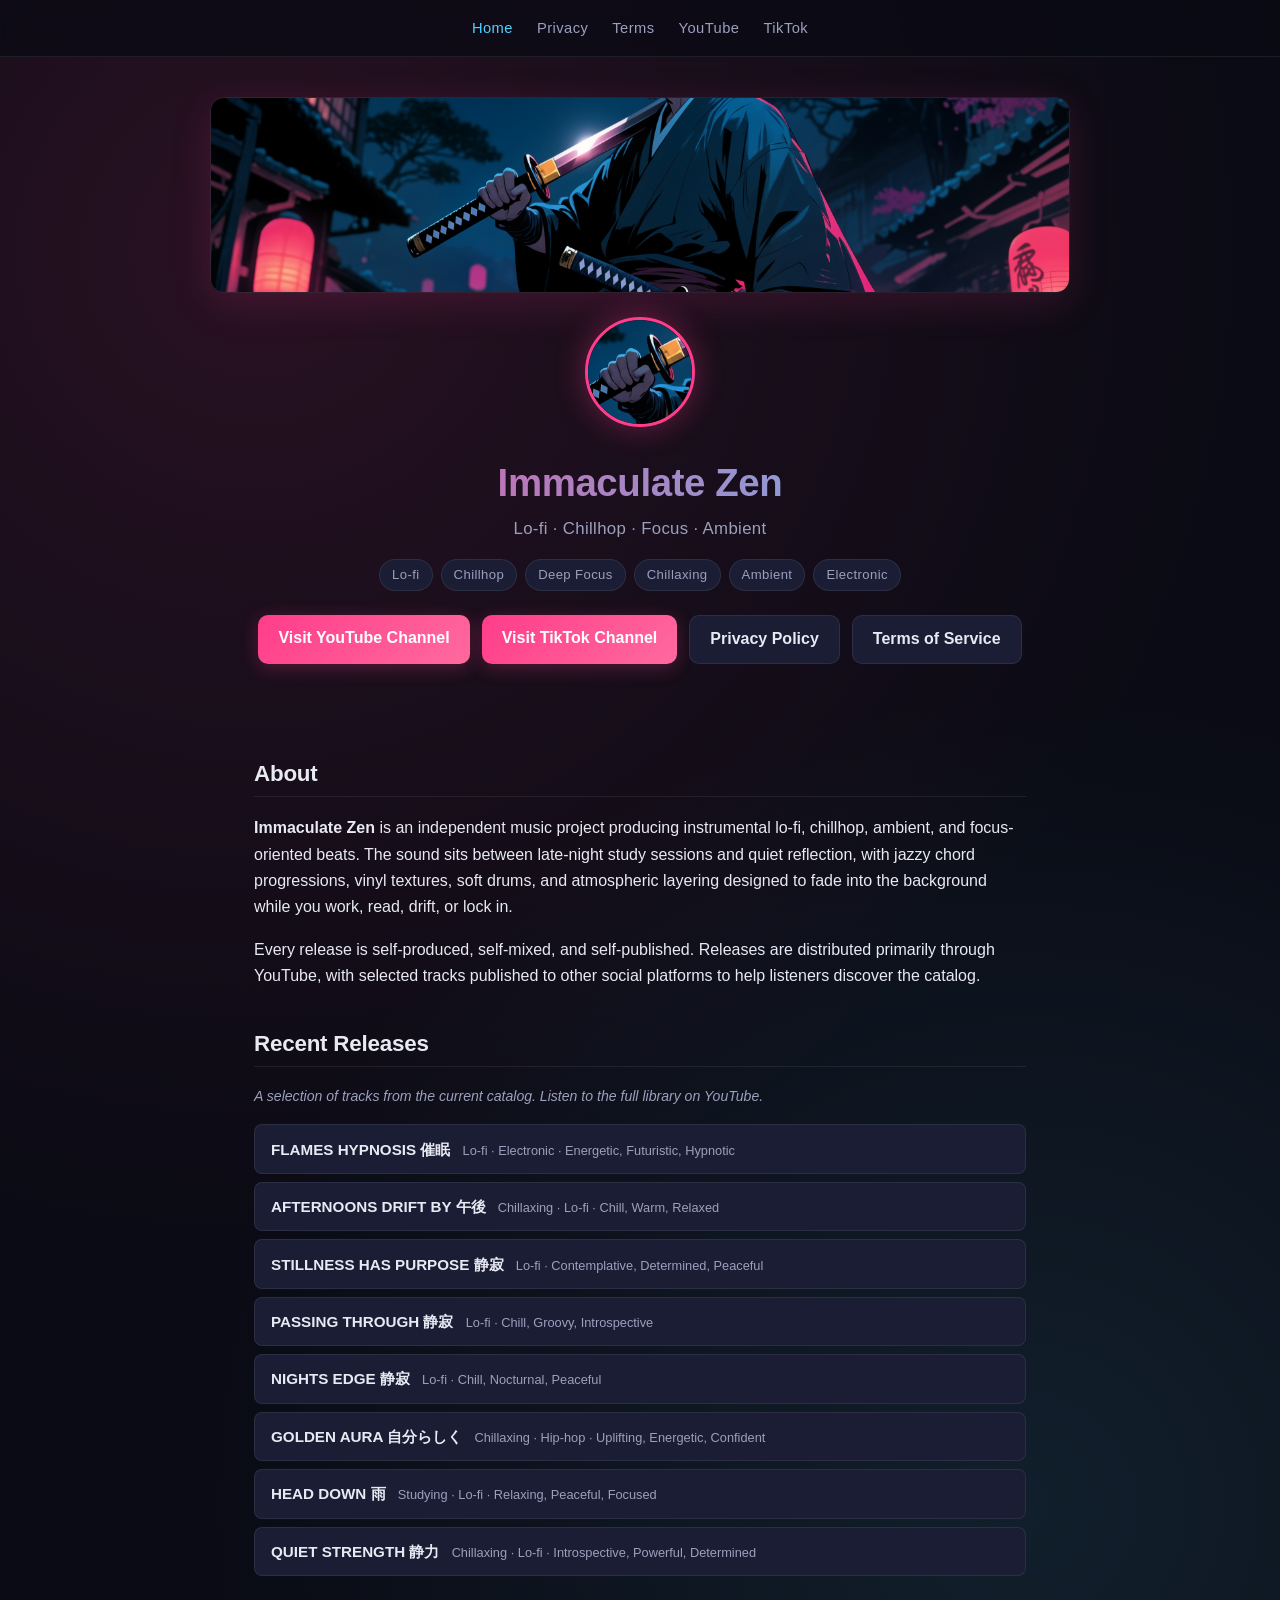
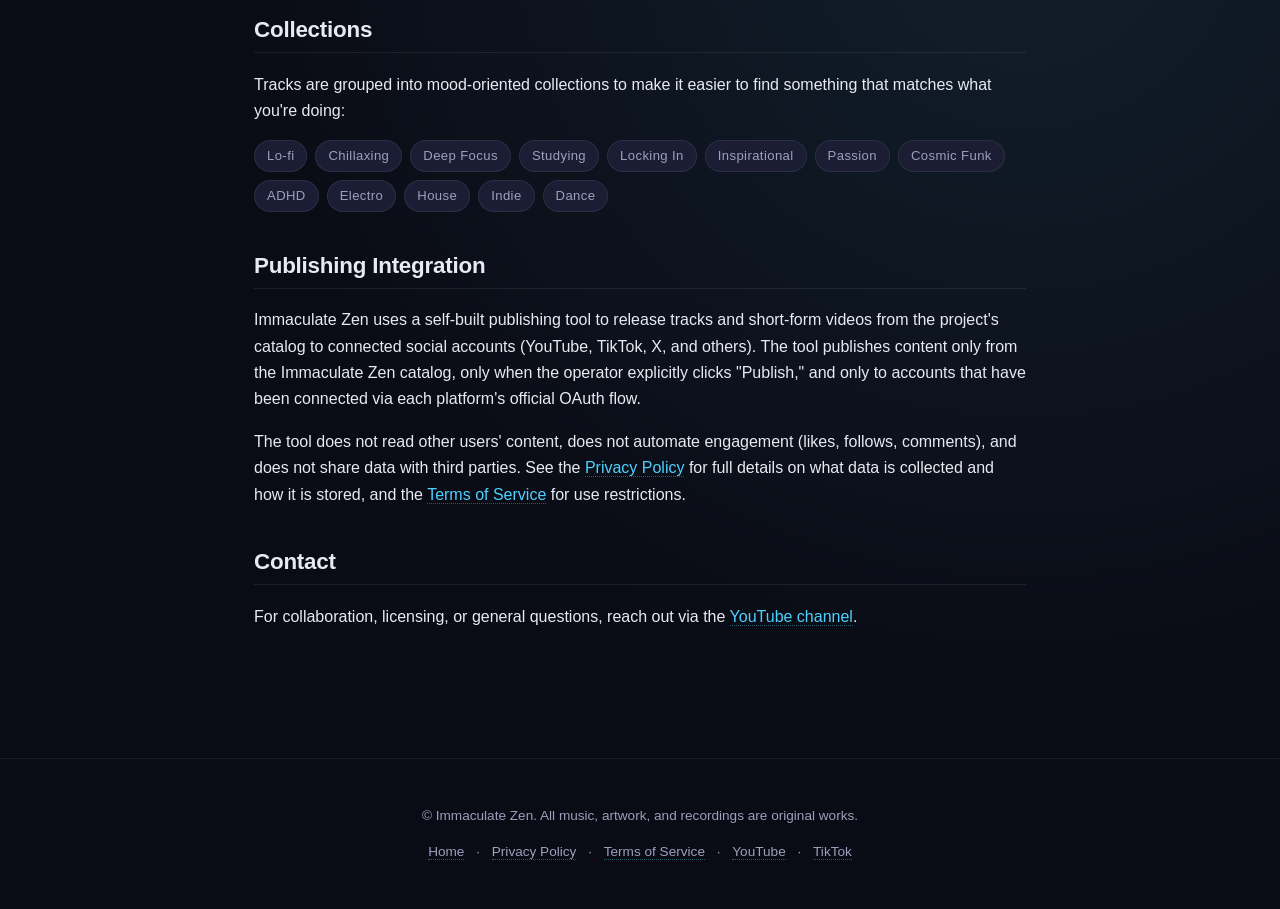
<file: index.html>
<!doctype html>
<html lang="en">
	<head>
		<meta charset="UTF-8" />
		<meta name="viewport" content="width=device-width, initial-scale=1.0" />
		<title>Immaculate Zen - Lo-fi, Chill & Focus Music</title>
		<meta
			name="description"
			content="Immaculate Zen is an independent music project creating lo-fi, chillhop, ambient, and focus-oriented instrumentals. Browse releases and follow on YouTube."
		/>
		<meta property="og:title" content="Immaculate Zen - Lo-fi, Chill & Focus Music" />
		<meta
			property="og:description"
			content="Independent lo-fi and ambient music project. Beats to study, focus, and drift to."
		/>
		<meta property="og:image" content="images/banner.png" />
		<meta property="og:type" content="website" />
		<link rel="icon" type="image/png" href="images/profile.png" />
		<link rel="stylesheet" href="styles.css" />
	</head>
	<body>
		<nav class="topnav">
			<a href="/" class="active">Home</a>
			<a href="/privacy/">Privacy</a>
			<a href="/terms/">Terms</a>
			<a href="https://www.youtube.com/@ImmaculateZen" target="_blank" rel="noopener">YouTube</a>
			<a href="https://www.tiktok.com/@immaculate_zen" target="_blank" rel="noopener">TikTok</a>
		</nav>

		<header class="site-header">
			<img src="images/banner.png" alt="Immaculate Zen banner" class="banner" />
			<img src="images/profile.png" alt="Immaculate Zen profile" class="avatar" />
			<h1>Immaculate Zen</h1>
			<p class="tagline">Lo-fi · Chillhop · Focus · Ambient</p>
			<div class="badges">
				<span class="badge">Lo-fi</span>
				<span class="badge">Chillhop</span>
				<span class="badge">Deep Focus</span>
				<span class="badge">Chillaxing</span>
				<span class="badge">Ambient</span>
				<span class="badge">Electronic</span>
			</div>
			<div class="links">
				<a class="button" href="https://www.youtube.com/@ImmaculateZen" target="_blank" rel="noopener"
					>Visit YouTube Channel</a
				>
				<a class="button" href="https://www.tiktok.com/@immaculate_zen" target="_blank" rel="noopener"
					>Visit TikTok Channel</a
				>
				<a class="button secondary" href="/privacy/">Privacy Policy</a>
				<a class="button secondary" href="/terms/">Terms of Service</a>
			</div>
		</header>

		<main class="container">
			<section>
				<h2>About</h2>
				<p>
					<strong>Immaculate Zen</strong> is an independent music project producing instrumental
					lo-fi, chillhop, ambient, and focus-oriented beats. The sound sits between late-night
					study sessions and quiet reflection, with jazzy chord progressions, vinyl textures, soft
					drums, and atmospheric layering designed to fade into the background while you work,
					read, drift, or lock in.
				</p>
				<p>
					Every release is self-produced, self-mixed, and self-published. Releases are distributed
					primarily through YouTube, with selected tracks published to other social platforms to
					help listeners discover the catalog.
				</p>
			</section>

			<section>
				<h2>Recent Releases</h2>
				<p class="meta">
					A selection of tracks from the current catalog. Listen to the full library on YouTube.
				</p>
				<ul class="track-list">
					<li>
						<strong>FLAMES HYPNOSIS 催眠</strong>
						<span class="tag">Lo-fi · Electronic · Energetic, Futuristic, Hypnotic</span>
					</li>
					<li>
						<strong>AFTERNOONS DRIFT BY 午後</strong>
						<span class="tag">Chillaxing · Lo-fi · Chill, Warm, Relaxed</span>
					</li>
					<li>
						<strong>STILLNESS HAS PURPOSE 静寂</strong>
						<span class="tag">Lo-fi · Contemplative, Determined, Peaceful</span>
					</li>
					<li>
						<strong>PASSING THROUGH 静寂</strong>
						<span class="tag">Lo-fi · Chill, Groovy, Introspective</span>
					</li>
					<li>
						<strong>NIGHTS EDGE 静寂</strong>
						<span class="tag">Lo-fi · Chill, Nocturnal, Peaceful</span>
					</li>
					<li>
						<strong>GOLDEN AURA 自分らしく</strong>
						<span class="tag">Chillaxing · Hip-hop · Uplifting, Energetic, Confident</span>
					</li>
					<li>
						<strong>HEAD DOWN 雨</strong>
						<span class="tag">Studying · Lo-fi · Relaxing, Peaceful, Focused</span>
					</li>
					<li>
						<strong>QUIET STRENGTH 静力</strong>
						<span class="tag">Chillaxing · Lo-fi · Introspective, Powerful, Determined</span>
					</li>
				</ul>
			</section>

			<section>
				<h2>Collections</h2>
				<p>
					Tracks are grouped into mood-oriented collections to make it easier to find something
					that matches what you're doing:
				</p>
				<div class="badges" style="justify-content: flex-start">
					<span class="badge">Lo-fi</span>
					<span class="badge">Chillaxing</span>
					<span class="badge">Deep Focus</span>
					<span class="badge">Studying</span>
					<span class="badge">Locking In</span>
					<span class="badge">Inspirational</span>
					<span class="badge">Passion</span>
					<span class="badge">Cosmic Funk</span>
					<span class="badge">ADHD</span>
					<span class="badge">Electro</span>
					<span class="badge">House</span>
					<span class="badge">Indie</span>
					<span class="badge">Dance</span>
				</div>
			</section>

			<section>
				<h2>Publishing Integration</h2>
				<p>
					Immaculate Zen uses a self-built publishing tool to release tracks and short-form videos
					from the project's catalog to connected social accounts (YouTube, TikTok, X, and
					others). The tool publishes content only from the Immaculate Zen catalog, only when the
					operator explicitly clicks "Publish," and only to accounts that have been connected via
					each platform's official OAuth flow.
				</p>
				<p>
					The tool does not read other users' content, does not automate engagement (likes,
					follows, comments), and does not share data with third parties. See the
					<a href="/privacy/">Privacy Policy</a> for full details on what data is collected and
					how it is stored, and the <a href="/terms/">Terms of Service</a> for use
					restrictions.
				</p>
			</section>

			<section>
				<h2>Contact</h2>
				<p>
					For collaboration, licensing, or general questions, reach out via the
					<a href="https://www.youtube.com/@ImmaculateZen" target="_blank" rel="noopener"
						>YouTube channel</a
					>.
				</p>
			</section>
		</main>

		<footer class="site-footer">
			<p>© Immaculate Zen. All music, artwork, and recordings are original works.</p>
			<p>
				<a href="/">Home</a> ·
				<a href="/privacy/">Privacy Policy</a> ·
				<a href="/terms/">Terms of Service</a> ·
				<a href="https://www.youtube.com/@ImmaculateZen" target="_blank" rel="noopener">YouTube</a> ·
				<a href="https://www.tiktok.com/@immaculate_zen" target="_blank" rel="noopener">TikTok</a>
			</p>
		</footer>
	</body>
</html>
</file>
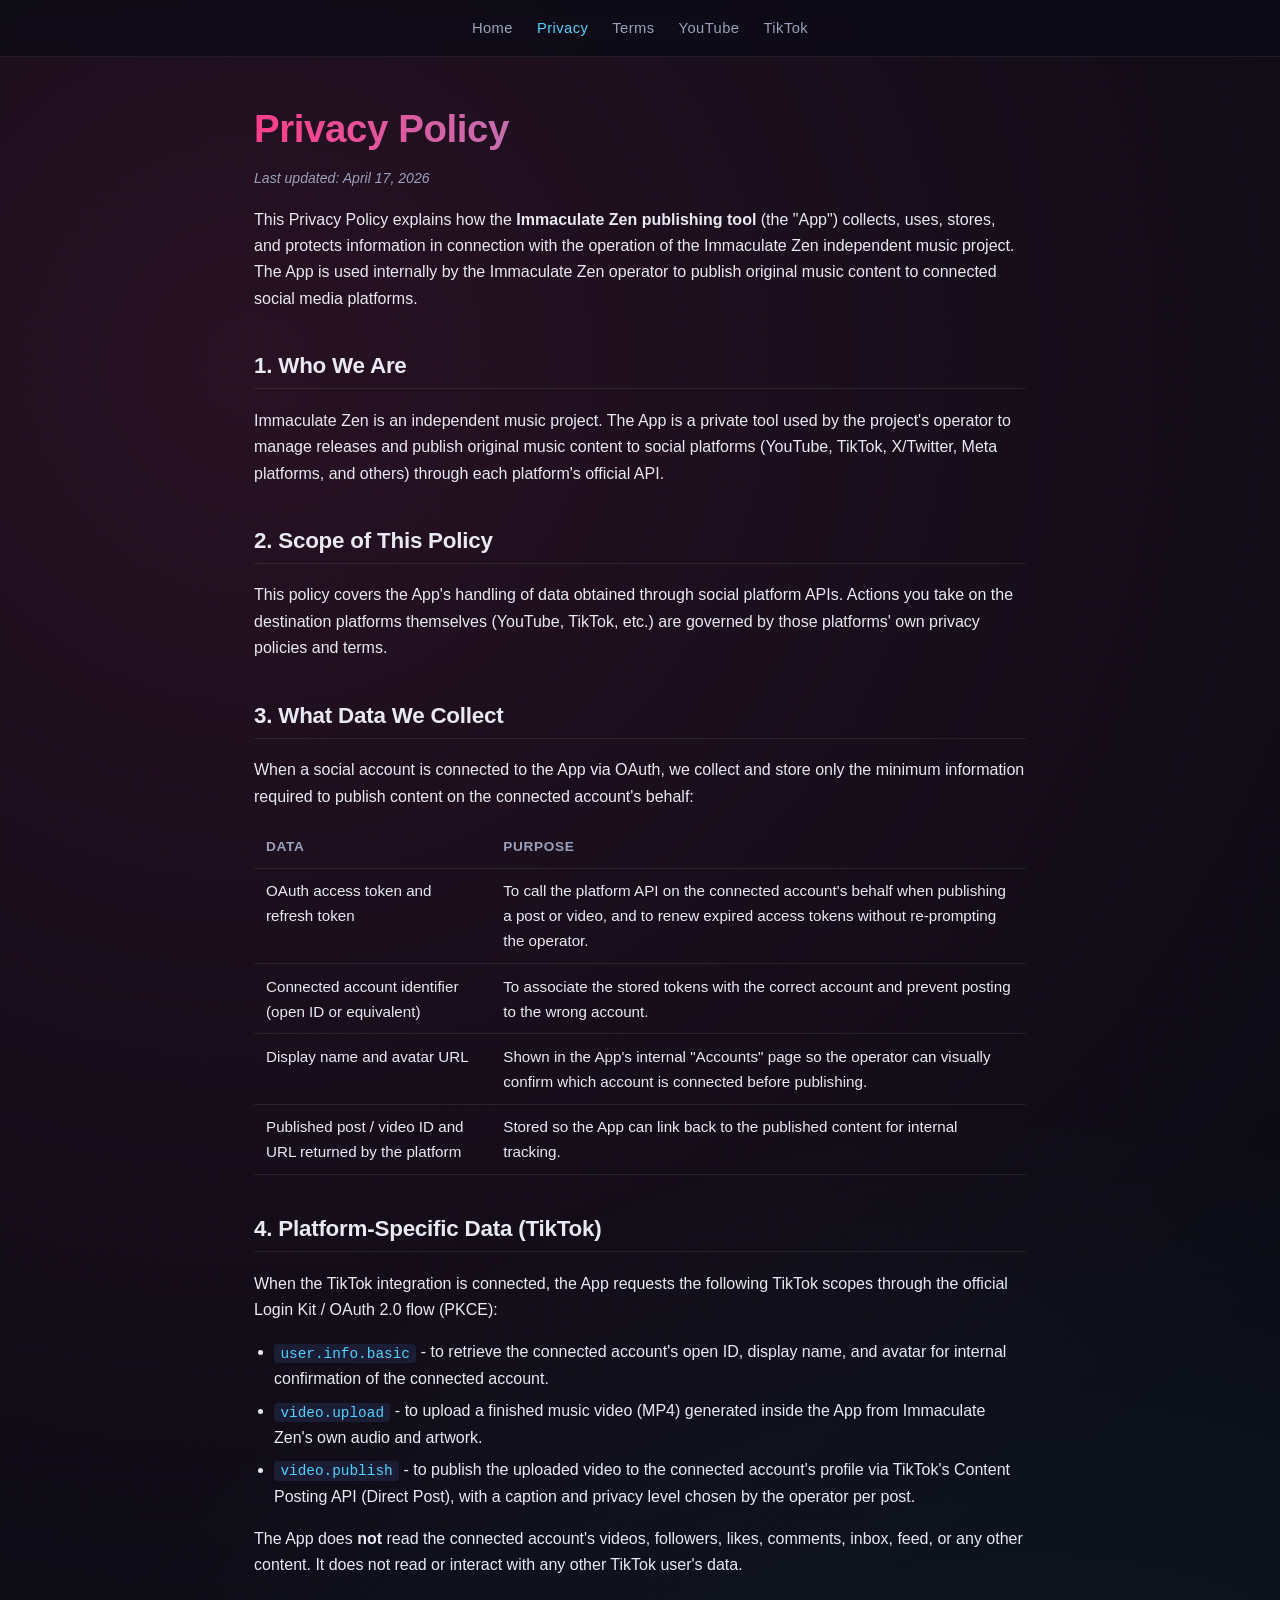
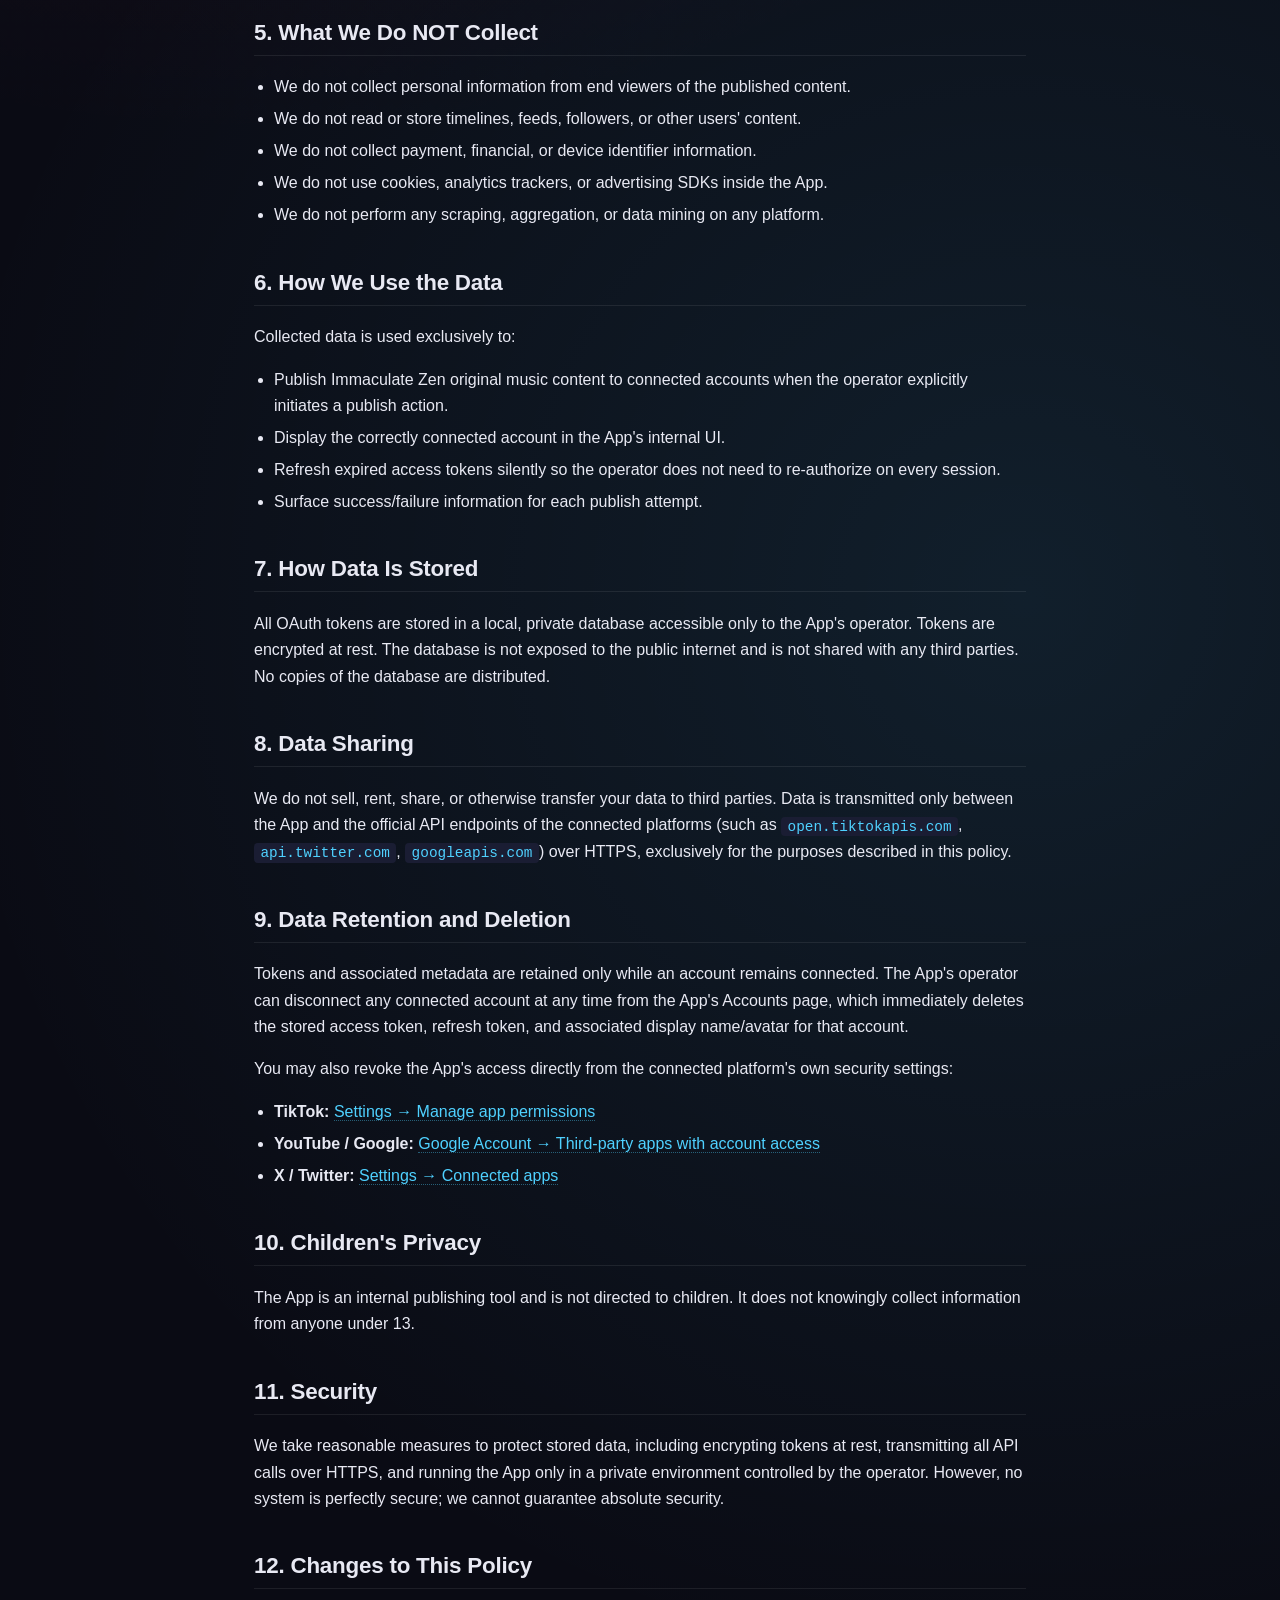
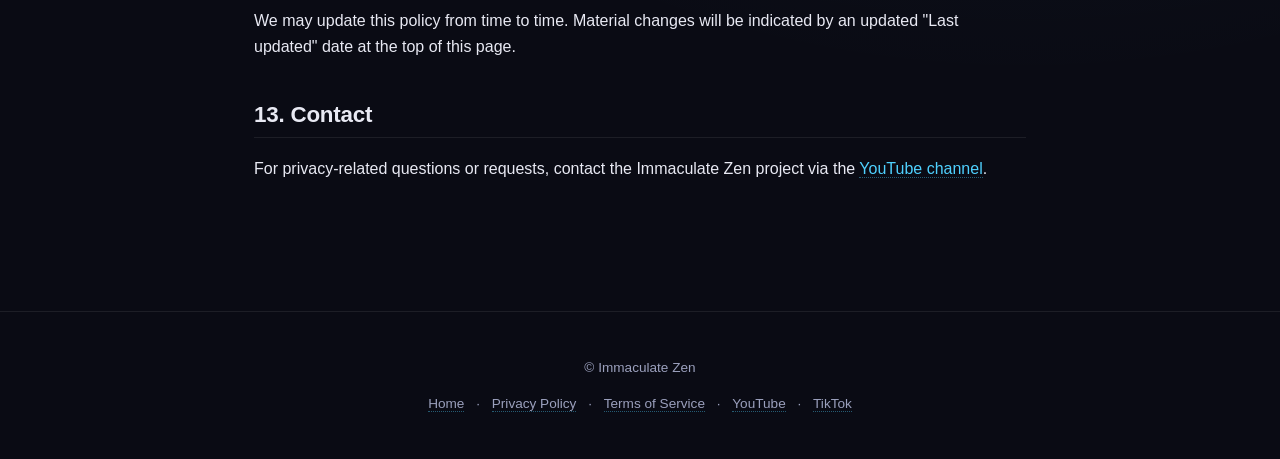
<file: privacy/index.html>
<!doctype html>
<html lang="en">
	<head>
		<meta charset="UTF-8" />
		<meta name="viewport" content="width=device-width, initial-scale=1.0" />
		<title>Privacy Policy - Immaculate Zen</title>
		<meta
			name="description"
			content="Privacy Policy for the Immaculate Zen publishing tool, detailing what data is collected, how it is used, and how to revoke access."
		/>
		<link rel="icon" type="image/png" href="../images/profile.png" />
		<link rel="stylesheet" href="../styles.css" />
	</head>
	<body>
		<nav class="topnav">
			<a href="/">Home</a>
			<a href="/privacy/" class="active">Privacy</a>
			<a href="/terms/">Terms</a>
			<a href="https://www.youtube.com/@ImmaculateZen" target="_blank" rel="noopener">YouTube</a>
			<a href="https://www.tiktok.com/@immaculate_zen" target="_blank" rel="noopener">TikTok</a>
		</nav>

		<main class="container">
			<h1>Privacy Policy</h1>
			<p class="meta">Last updated: April 17, 2026</p>

			<p>
				This Privacy Policy explains how the <strong>Immaculate Zen publishing tool</strong> (the
				"App") collects, uses, stores, and protects information in connection with the operation
				of the Immaculate Zen independent music project. The App is used internally by the
				Immaculate Zen operator to publish original music content to connected social media
				platforms.
			</p>

			<h2>1. Who We Are</h2>
			<p>
				Immaculate Zen is an independent music project. The App is a private tool used by the
				project's operator to manage releases and publish original music content to social
				platforms (YouTube, TikTok, X/Twitter, Meta platforms, and others) through each
				platform's official API.
			</p>

			<h2>2. Scope of This Policy</h2>
			<p>
				This policy covers the App's handling of data obtained through social platform APIs.
				Actions you take on the destination platforms themselves (YouTube, TikTok, etc.) are
				governed by those platforms' own privacy policies and terms.
			</p>

			<h2>3. What Data We Collect</h2>
			<p>
				When a social account is connected to the App via OAuth, we collect and store only the
				minimum information required to publish content on the connected account's behalf:
			</p>
			<table>
				<thead>
					<tr>
						<th>Data</th>
						<th>Purpose</th>
					</tr>
				</thead>
				<tbody>
					<tr>
						<td>OAuth access token and refresh token</td>
						<td>
							To call the platform API on the connected account's behalf when publishing a post
							or video, and to renew expired access tokens without re-prompting the operator.
						</td>
					</tr>
					<tr>
						<td>Connected account identifier (open ID or equivalent)</td>
						<td>
							To associate the stored tokens with the correct account and prevent posting to the
							wrong account.
						</td>
					</tr>
					<tr>
						<td>Display name and avatar URL</td>
						<td>
							Shown in the App's internal "Accounts" page so the operator can visually confirm
							which account is connected before publishing.
						</td>
					</tr>
					<tr>
						<td>Published post / video ID and URL returned by the platform</td>
						<td>
							Stored so the App can link back to the published content for internal tracking.
						</td>
					</tr>
				</tbody>
			</table>

			<h2>4. Platform-Specific Data (TikTok)</h2>
			<p>
				When the TikTok integration is connected, the App requests the following TikTok scopes
				through the official Login Kit / OAuth 2.0 flow (PKCE):
			</p>
			<ul>
				<li>
					<code>user.info.basic</code> - to retrieve the connected account's open ID, display
					name, and avatar for internal confirmation of the connected account.
				</li>
				<li>
					<code>video.upload</code> - to upload a finished music video (MP4) generated inside the
					App from Immaculate Zen's own audio and artwork.
				</li>
				<li>
					<code>video.publish</code> - to publish the uploaded video to the connected account's
					profile via TikTok's Content Posting API (Direct Post), with a caption and privacy
					level chosen by the operator per post.
				</li>
			</ul>
			<p>
				The App does <strong>not</strong> read the connected account's videos, followers, likes,
				comments, inbox, feed, or any other content. It does not read or interact with any other
				TikTok user's data.
			</p>

			<h2>5. What We Do NOT Collect</h2>
			<ul>
				<li>We do not collect personal information from end viewers of the published content.</li>
				<li>We do not read or store timelines, feeds, followers, or other users' content.</li>
				<li>We do not collect payment, financial, or device identifier information.</li>
				<li>We do not use cookies, analytics trackers, or advertising SDKs inside the App.</li>
				<li>We do not perform any scraping, aggregation, or data mining on any platform.</li>
			</ul>

			<h2>6. How We Use the Data</h2>
			<p>Collected data is used exclusively to:</p>
			<ul>
				<li>
					Publish Immaculate Zen original music content to connected accounts when the operator
					explicitly initiates a publish action.
				</li>
				<li>Display the correctly connected account in the App's internal UI.</li>
				<li>
					Refresh expired access tokens silently so the operator does not need to re-authorize on
					every session.
				</li>
				<li>Surface success/failure information for each publish attempt.</li>
			</ul>

			<h2>7. How Data Is Stored</h2>
			<p>
				All OAuth tokens are stored in a local, private database accessible only to the App's
				operator. Tokens are encrypted at rest. The database is not exposed to the public
				internet and is not shared with any third parties. No copies of the database are
				distributed.
			</p>

			<h2>8. Data Sharing</h2>
			<p>
				We do not sell, rent, share, or otherwise transfer your data to third parties. Data is
				transmitted only between the App and the official API endpoints of the connected
				platforms (such as <code>open.tiktokapis.com</code>, <code>api.twitter.com</code>,
				<code>googleapis.com</code>) over HTTPS, exclusively for the purposes described in this
				policy.
			</p>

			<h2>9. Data Retention and Deletion</h2>
			<p>
				Tokens and associated metadata are retained only while an account remains connected. The
				App's operator can disconnect any connected account at any time from the App's Accounts
				page, which immediately deletes the stored access token, refresh token, and associated
				display name/avatar for that account.
			</p>
			<p>
				You may also revoke the App's access directly from the connected platform's own security
				settings:
			</p>
			<ul>
				<li>
					<strong>TikTok:</strong>
					<a
						href="https://www.tiktok.com/setting/manage-apps"
						target="_blank"
						rel="noopener"
						>Settings → Manage app permissions</a
					>
				</li>
				<li>
					<strong>YouTube / Google:</strong>
					<a
						href="https://myaccount.google.com/permissions"
						target="_blank"
						rel="noopener"
						>Google Account → Third-party apps with account access</a
					>
				</li>
				<li>
					<strong>X / Twitter:</strong>
					<a
						href="https://x.com/settings/connected_apps"
						target="_blank"
						rel="noopener"
						>Settings → Connected apps</a
					>
				</li>
			</ul>

			<h2>10. Children's Privacy</h2>
			<p>
				The App is an internal publishing tool and is not directed to children. It does not
				knowingly collect information from anyone under 13.
			</p>

			<h2>11. Security</h2>
			<p>
				We take reasonable measures to protect stored data, including encrypting tokens at rest,
				transmitting all API calls over HTTPS, and running the App only in a private environment
				controlled by the operator. However, no system is perfectly secure; we cannot guarantee
				absolute security.
			</p>

			<h2>12. Changes to This Policy</h2>
			<p>
				We may update this policy from time to time. Material changes will be indicated by an
				updated "Last updated" date at the top of this page.
			</p>

			<h2>13. Contact</h2>
			<p>
				For privacy-related questions or requests, contact the Immaculate Zen project via the
				<a href="https://www.youtube.com/@ImmaculateZen" target="_blank" rel="noopener"
					>YouTube channel</a
				>.
			</p>
		</main>

		<footer class="site-footer">
			<p>© Immaculate Zen</p>
			<p>
				<a href="/">Home</a> ·
				<a href="/privacy/">Privacy Policy</a> ·
				<a href="/terms/">Terms of Service</a> ·
				<a href="https://www.youtube.com/@ImmaculateZen" target="_blank" rel="noopener">YouTube</a> ·
				<a href="https://www.tiktok.com/@immaculate_zen" target="_blank" rel="noopener">TikTok</a>
			</p>
		</footer>
	</body>
</html>
</file>
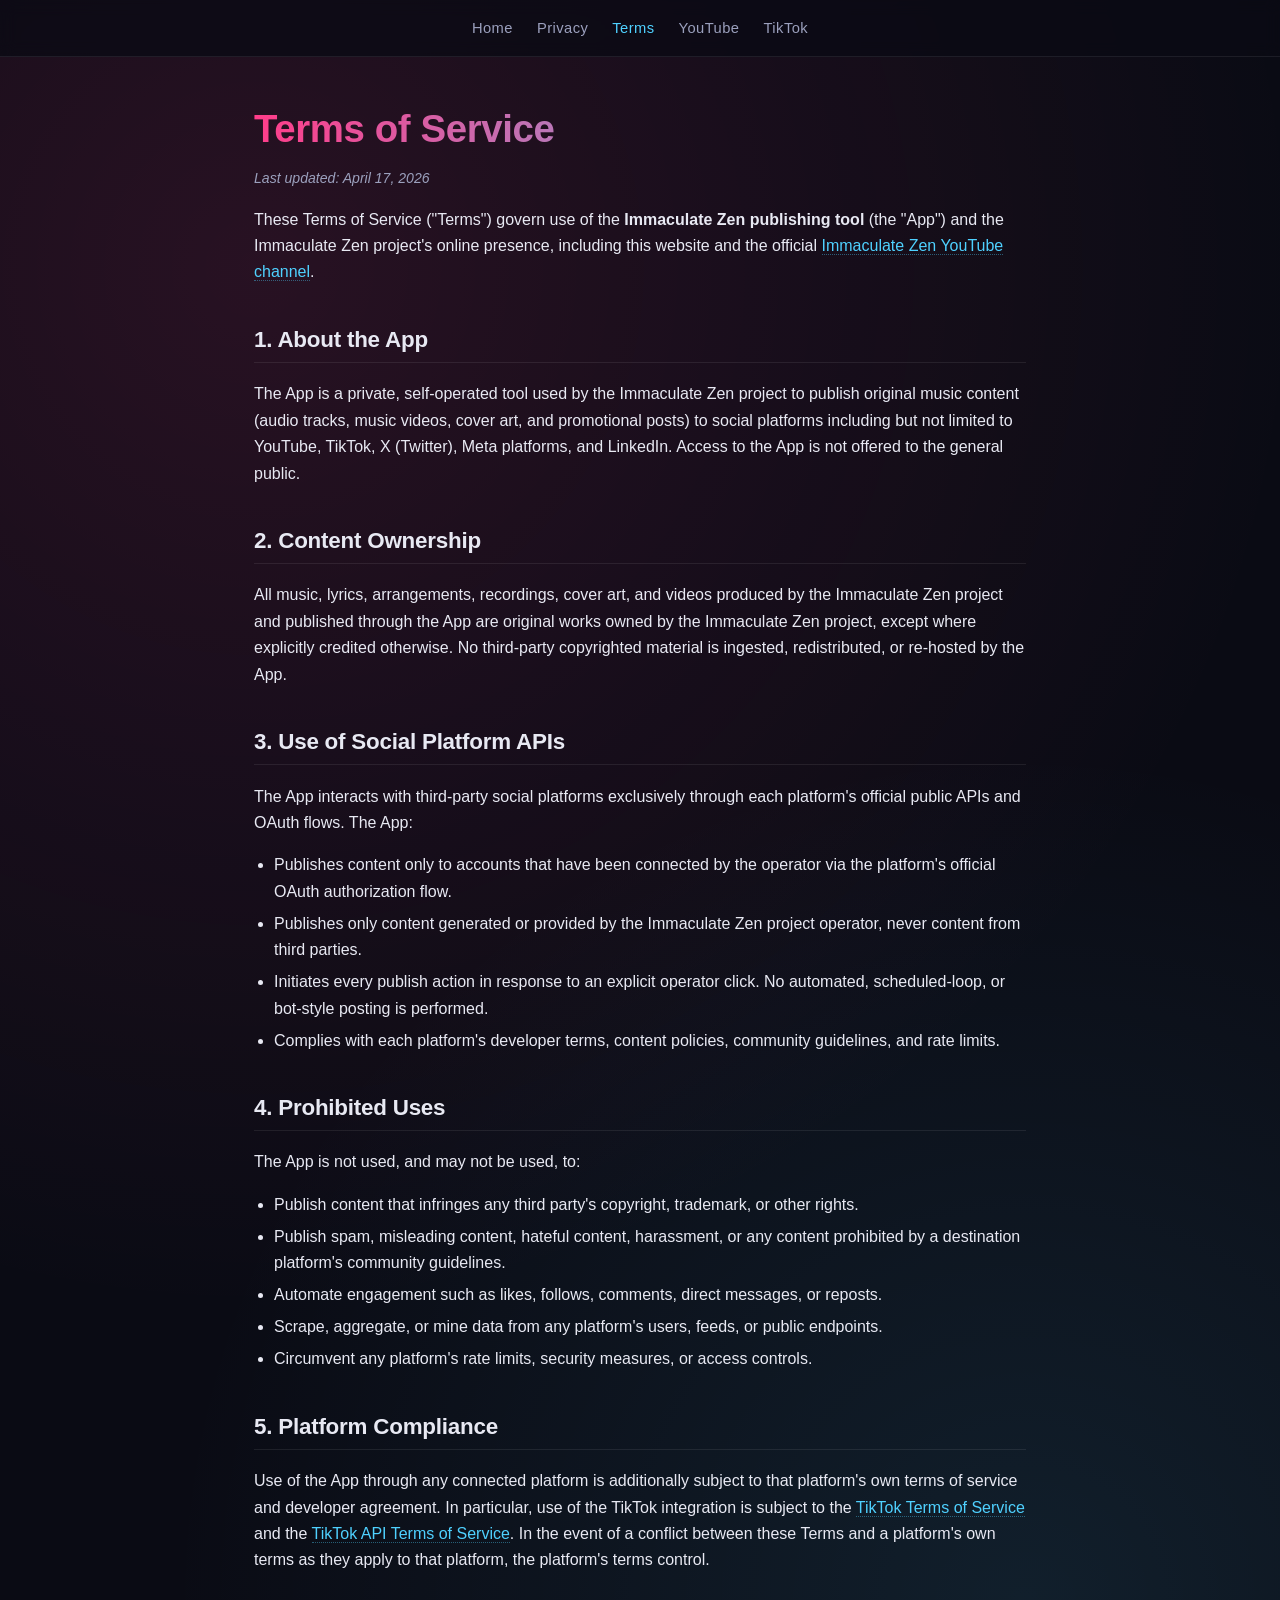
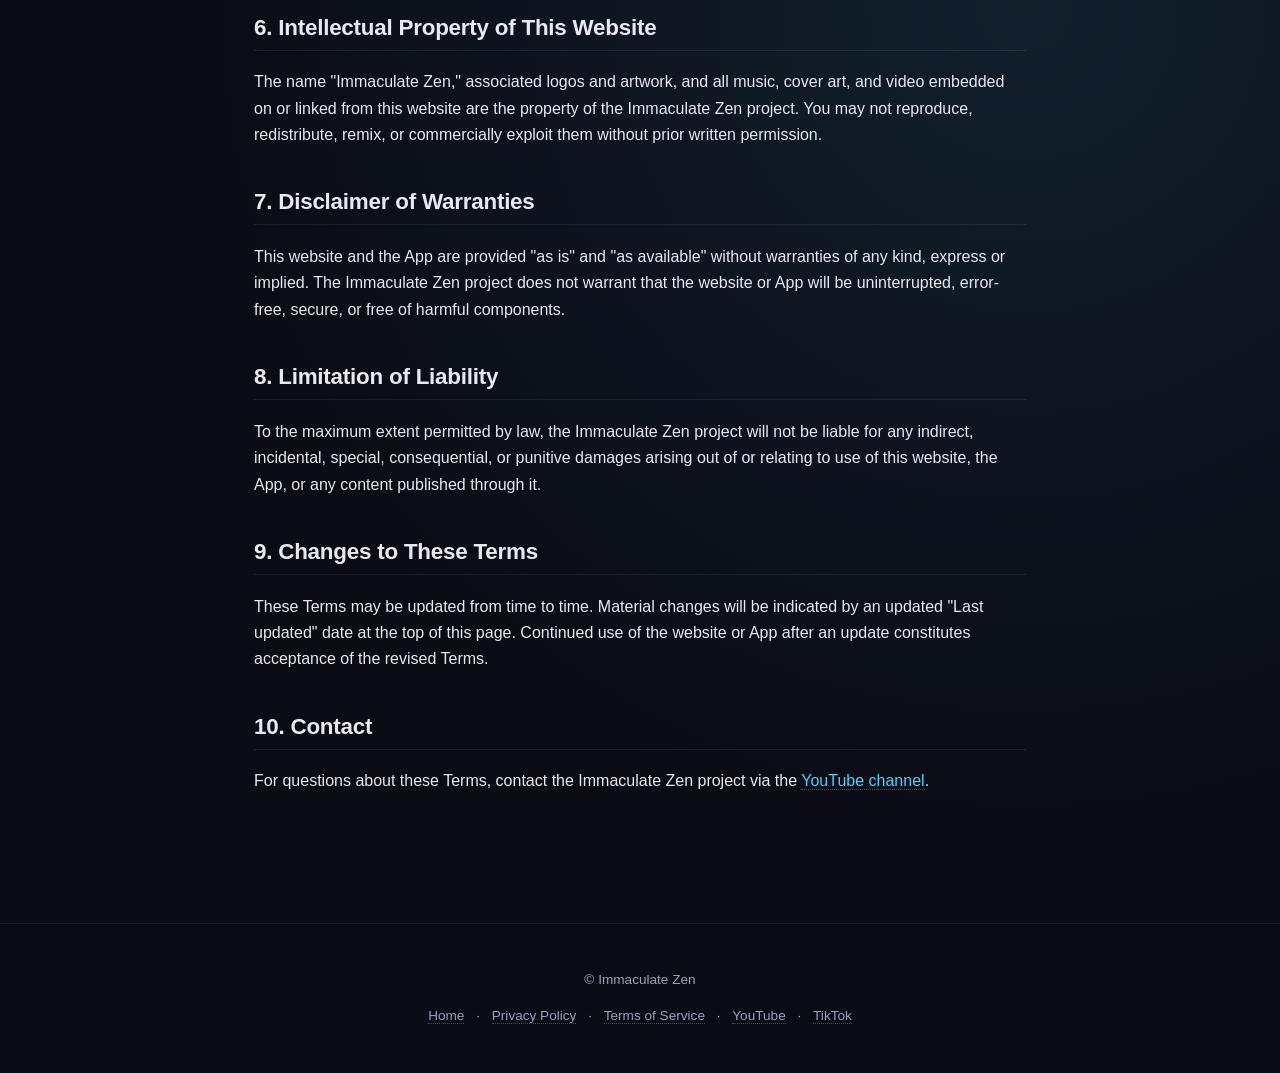
<file: terms/index.html>
<!doctype html>
<html lang="en">
	<head>
		<meta charset="UTF-8" />
		<meta name="viewport" content="width=device-width, initial-scale=1.0" />
		<title>Terms of Service - Immaculate Zen</title>
		<meta
			name="description"
			content="Terms of Service for the Immaculate Zen publishing tool, covering acceptable use, content ownership, and platform compliance."
		/>
		<link rel="icon" type="image/png" href="../images/profile.png" />
		<link rel="stylesheet" href="../styles.css" />
	</head>
	<body>
		<nav class="topnav">
			<a href="/">Home</a>
			<a href="/privacy/">Privacy</a>
			<a href="/terms/" class="active">Terms</a>
			<a href="https://www.youtube.com/@ImmaculateZen" target="_blank" rel="noopener">YouTube</a>
			<a href="https://www.tiktok.com/@immaculate_zen" target="_blank" rel="noopener">TikTok</a>
		</nav>

		<main class="container">
			<h1>Terms of Service</h1>
			<p class="meta">Last updated: April 17, 2026</p>

			<p>
				These Terms of Service ("Terms") govern use of the
				<strong>Immaculate Zen publishing tool</strong> (the "App") and the Immaculate Zen
				project's online presence, including this website and the official
				<a href="https://www.youtube.com/@ImmaculateZen" target="_blank" rel="noopener"
					>Immaculate Zen YouTube channel</a
				>.
			</p>

			<h2>1. About the App</h2>
			<p>
				The App is a private, self-operated tool used by the Immaculate Zen project to publish
				original music content (audio tracks, music videos, cover art, and promotional posts) to
				social platforms including but not limited to YouTube, TikTok, X (Twitter), Meta
				platforms, and LinkedIn. Access to the App is not offered to the general public.
			</p>

			<h2>2. Content Ownership</h2>
			<p>
				All music, lyrics, arrangements, recordings, cover art, and videos produced by the
				Immaculate Zen project and published through the App are original works owned by the
				Immaculate Zen project, except where explicitly credited otherwise. No third-party
				copyrighted material is ingested, redistributed, or re-hosted by the App.
			</p>

			<h2>3. Use of Social Platform APIs</h2>
			<p>
				The App interacts with third-party social platforms exclusively through each platform's
				official public APIs and OAuth flows. The App:
			</p>
			<ul>
				<li>
					Publishes content only to accounts that have been connected by the operator via the
					platform's official OAuth authorization flow.
				</li>
				<li>
					Publishes only content generated or provided by the Immaculate Zen project operator,
					never content from third parties.
				</li>
				<li>
					Initiates every publish action in response to an explicit operator click. No automated,
					scheduled-loop, or bot-style posting is performed.
				</li>
				<li>
					Complies with each platform's developer terms, content policies, community guidelines,
					and rate limits.
				</li>
			</ul>

			<h2>4. Prohibited Uses</h2>
			<p>The App is not used, and may not be used, to:</p>
			<ul>
				<li>Publish content that infringes any third party's copyright, trademark, or other rights.</li>
				<li>
					Publish spam, misleading content, hateful content, harassment, or any content
					prohibited by a destination platform's community guidelines.
				</li>
				<li>Automate engagement such as likes, follows, comments, direct messages, or reposts.</li>
				<li>
					Scrape, aggregate, or mine data from any platform's users, feeds, or public endpoints.
				</li>
				<li>Circumvent any platform's rate limits, security measures, or access controls.</li>
			</ul>

			<h2>5. Platform Compliance</h2>
			<p>
				Use of the App through any connected platform is additionally subject to that platform's
				own terms of service and developer agreement. In particular, use of the TikTok
				integration is subject to the
				<a
					href="https://www.tiktok.com/legal/page/global/terms-of-service/en"
					target="_blank"
					rel="noopener"
					>TikTok Terms of Service</a
				>
				and the
				<a
					href="https://developers.tiktok.com/doc/tiktok-api-terms-of-service"
					target="_blank"
					rel="noopener"
					>TikTok API Terms of Service</a
				>. In the event of a conflict between these Terms and a platform's own terms as they
				apply to that platform, the platform's terms control.
			</p>

			<h2>6. Intellectual Property of This Website</h2>
			<p>
				The name "Immaculate Zen," associated logos and artwork, and all music, cover art, and
				video embedded on or linked from this website are the property of the Immaculate Zen
				project. You may not reproduce, redistribute, remix, or commercially exploit them
				without prior written permission.
			</p>

			<h2>7. Disclaimer of Warranties</h2>
			<p>
				This website and the App are provided "as is" and "as available" without warranties of
				any kind, express or implied. The Immaculate Zen project does not warrant that the
				website or App will be uninterrupted, error-free, secure, or free of harmful components.
			</p>

			<h2>8. Limitation of Liability</h2>
			<p>
				To the maximum extent permitted by law, the Immaculate Zen project will not be liable
				for any indirect, incidental, special, consequential, or punitive damages arising out
				of or relating to use of this website, the App, or any content published through it.
			</p>

			<h2>9. Changes to These Terms</h2>
			<p>
				These Terms may be updated from time to time. Material changes will be indicated by an
				updated "Last updated" date at the top of this page. Continued use of the website or
				App after an update constitutes acceptance of the revised Terms.
			</p>

			<h2>10. Contact</h2>
			<p>
				For questions about these Terms, contact the Immaculate Zen project via the
				<a href="https://www.youtube.com/@ImmaculateZen" target="_blank" rel="noopener"
					>YouTube channel</a
				>.
			</p>
		</main>

		<footer class="site-footer">
			<p>© Immaculate Zen</p>
			<p>
				<a href="/">Home</a> ·
				<a href="/privacy/">Privacy Policy</a> ·
				<a href="/terms/">Terms of Service</a> ·
				<a href="https://www.youtube.com/@ImmaculateZen" target="_blank" rel="noopener">YouTube</a> ·
				<a href="https://www.tiktok.com/@immaculate_zen" target="_blank" rel="noopener">TikTok</a>
			</p>
		</footer>
	</body>
</html>
</file>
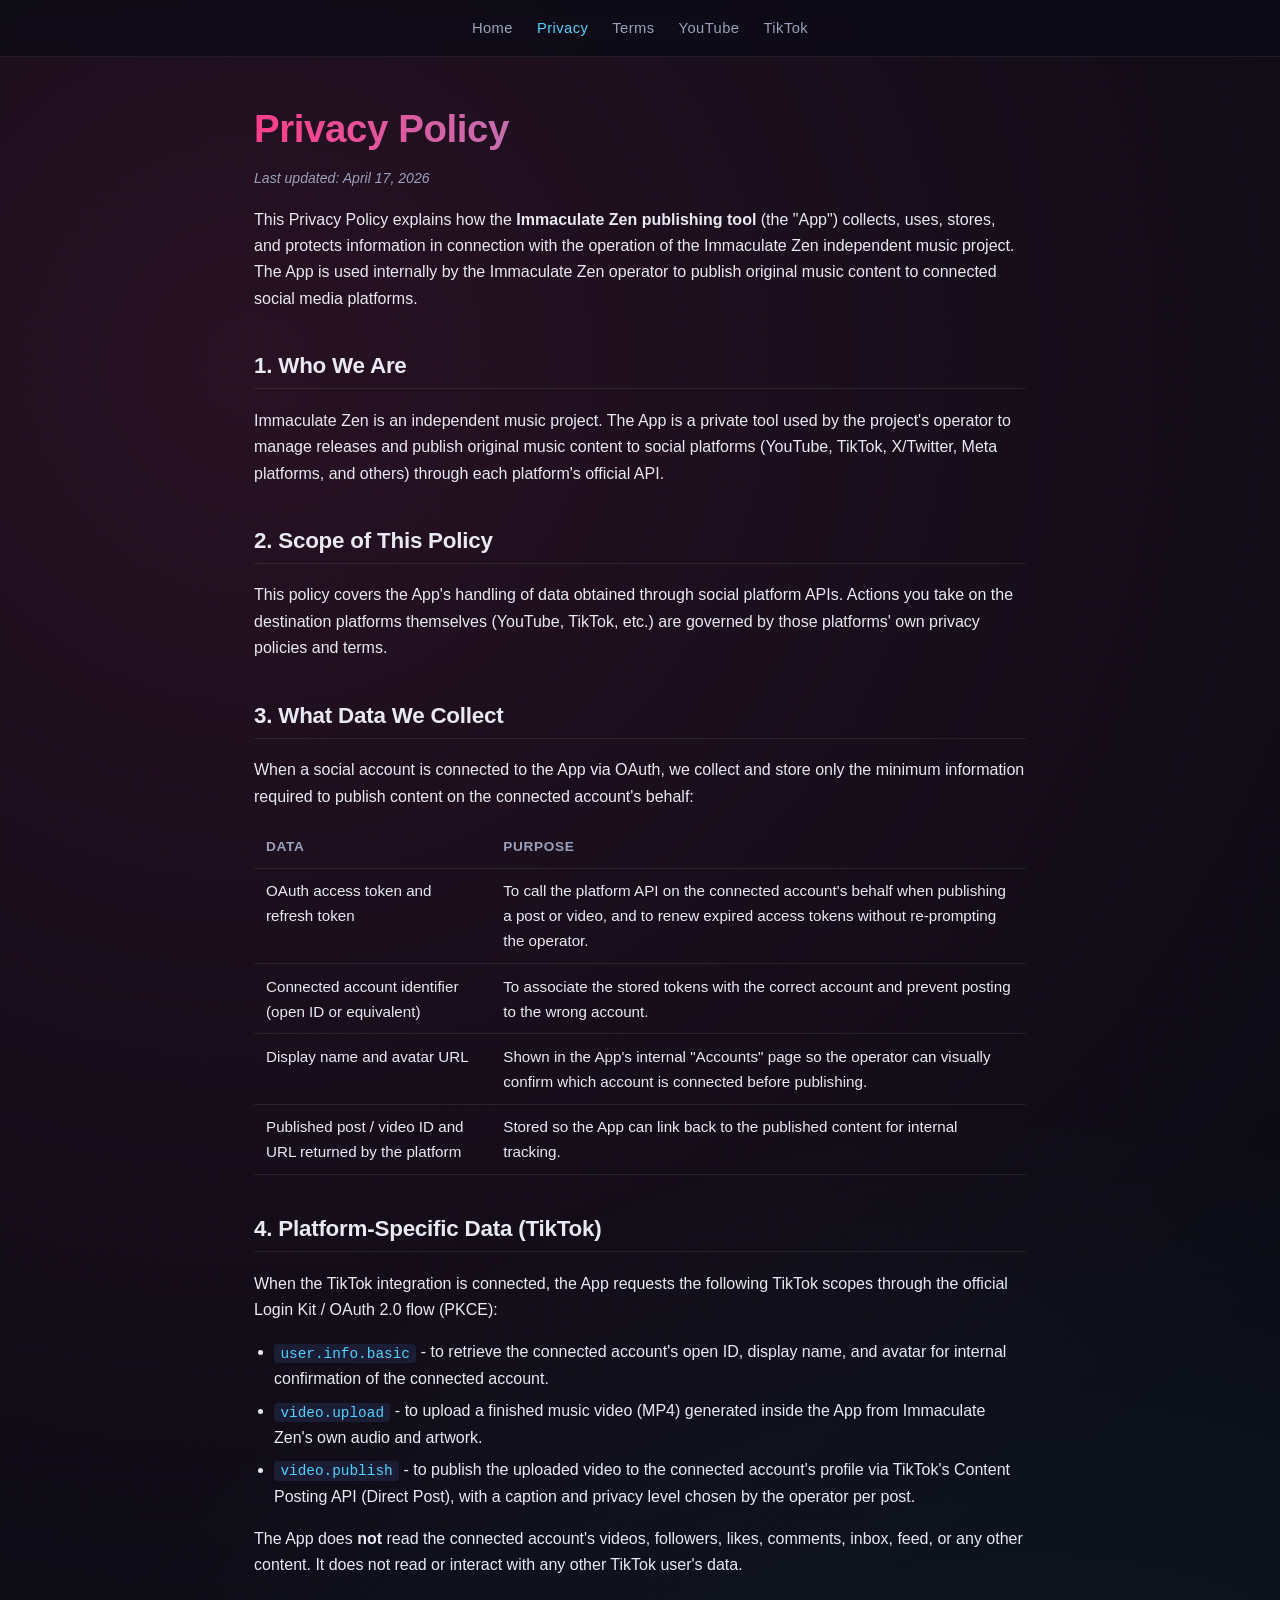
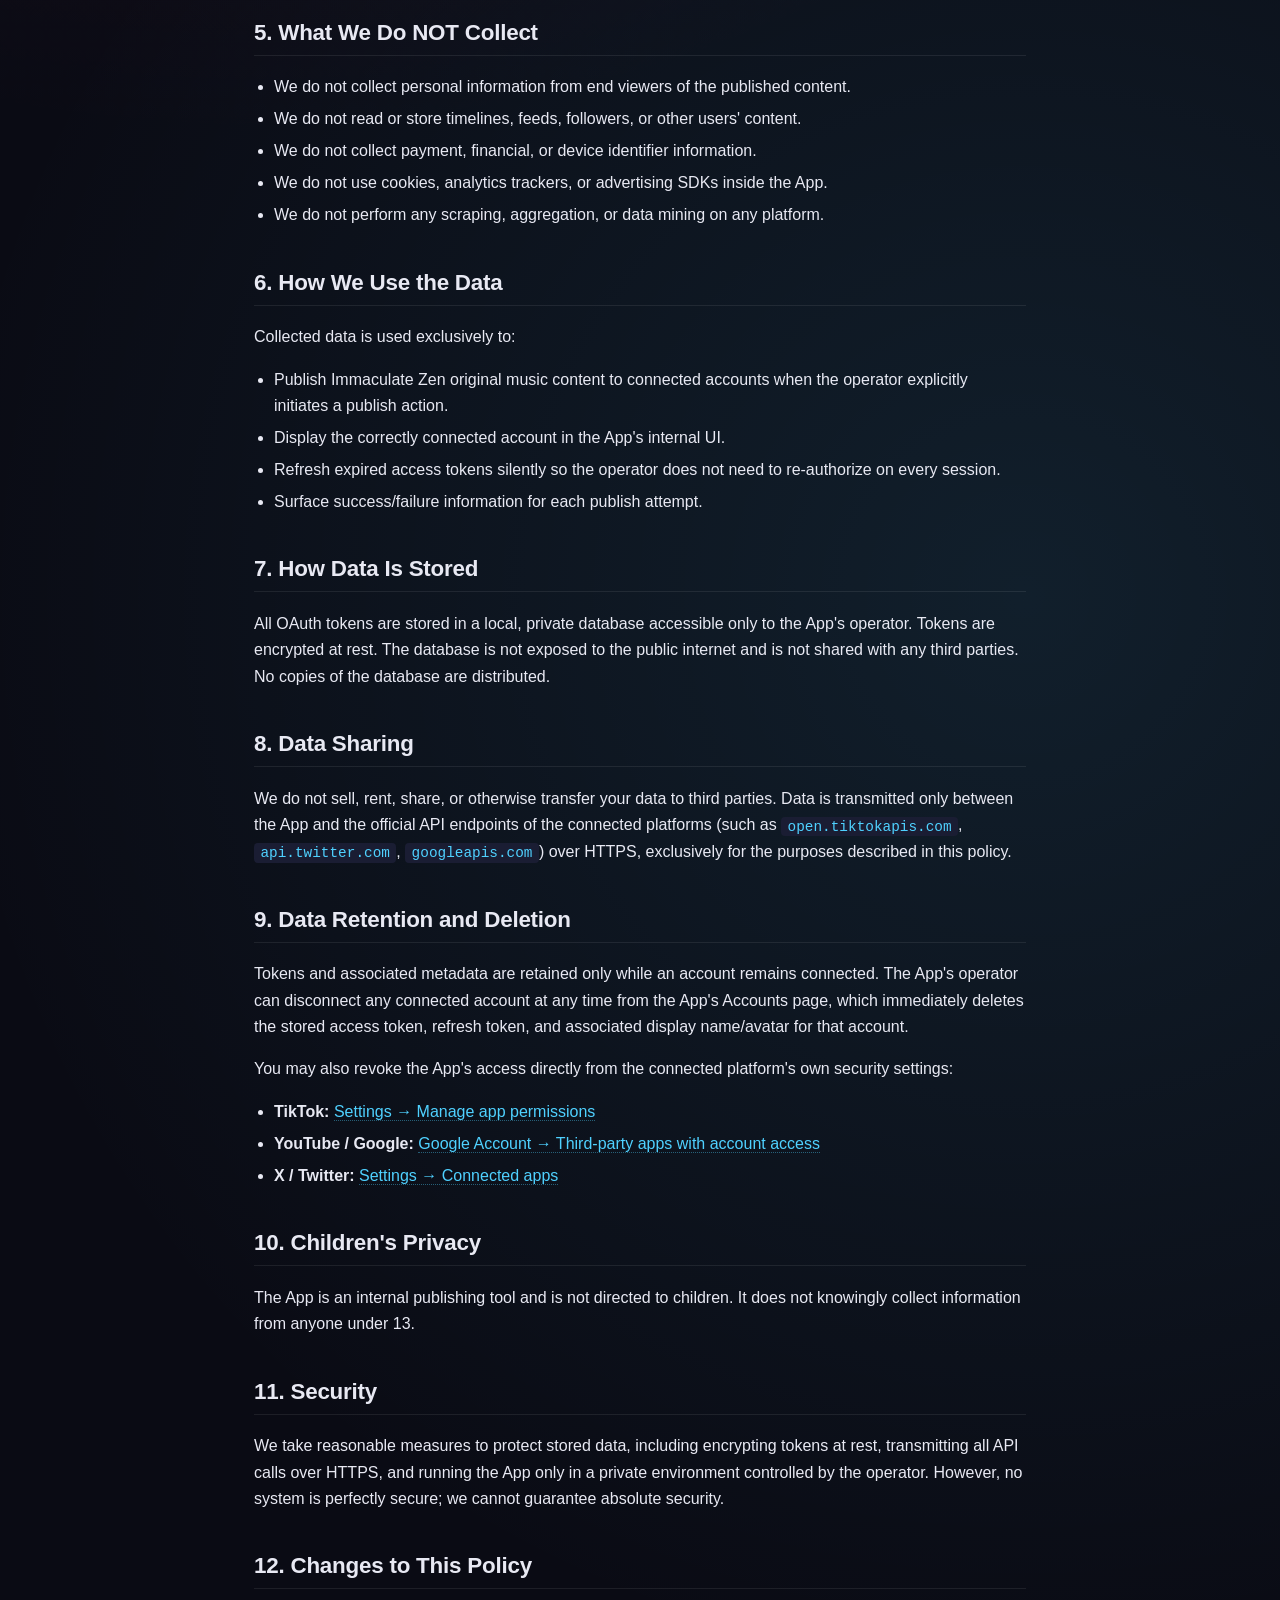
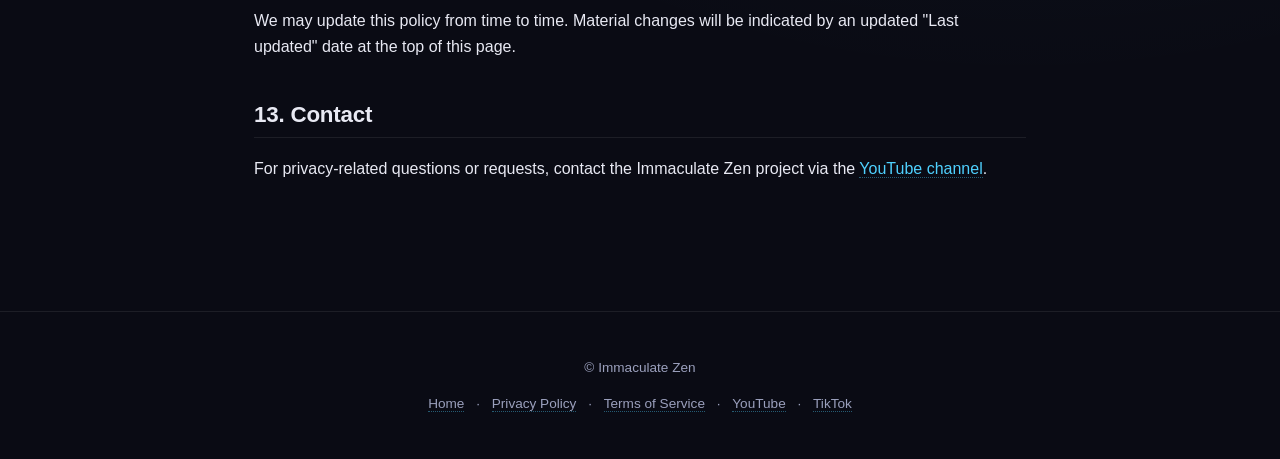
<file: privacy.html>
<!doctype html>
<html lang="en">
	<head>
		<meta charset="UTF-8" />
		<meta name="viewport" content="width=device-width, initial-scale=1.0" />
		<title>Privacy Policy - Immaculate Zen</title>
		<meta
			name="description"
			content="Privacy Policy for the Immaculate Zen publishing tool, detailing what data is collected, how it is used, and how to revoke access."
		/>
		<link rel="icon" type="image/png" href="images/profile.png" />
		<link rel="stylesheet" href="styles.css" />
	</head>
	<body>
		<nav class="topnav">
			<a href=".">Home</a>
			<a href="privacy" class="active">Privacy</a>
			<a href="terms">Terms</a>
			<a href="https://www.youtube.com/@ImmaculateZen" target="_blank" rel="noopener">YouTube</a>
			<a href="https://www.tiktok.com/@immaculate_zen" target="_blank" rel="noopener">TikTok</a>
		</nav>

		<main class="container">
			<h1>Privacy Policy</h1>
			<p class="meta">Last updated: April 17, 2026</p>

			<p>
				This Privacy Policy explains how the <strong>Immaculate Zen publishing tool</strong> (the
				"App") collects, uses, stores, and protects information in connection with the operation
				of the Immaculate Zen independent music project. The App is used internally by the
				Immaculate Zen operator to publish original music content to connected social media
				platforms.
			</p>

			<h2>1. Who We Are</h2>
			<p>
				Immaculate Zen is an independent music project. The App is a private tool used by the
				project's operator to manage releases and publish original music content to social
				platforms (YouTube, TikTok, X/Twitter, Meta platforms, and others) through each
				platform's official API.
			</p>

			<h2>2. Scope of This Policy</h2>
			<p>
				This policy covers the App's handling of data obtained through social platform APIs.
				Actions you take on the destination platforms themselves (YouTube, TikTok, etc.) are
				governed by those platforms' own privacy policies and terms.
			</p>

			<h2>3. What Data We Collect</h2>
			<p>
				When a social account is connected to the App via OAuth, we collect and store only the
				minimum information required to publish content on the connected account's behalf:
			</p>
			<table>
				<thead>
					<tr>
						<th>Data</th>
						<th>Purpose</th>
					</tr>
				</thead>
				<tbody>
					<tr>
						<td>OAuth access token and refresh token</td>
						<td>
							To call the platform API on the connected account's behalf when publishing a post
							or video, and to renew expired access tokens without re-prompting the operator.
						</td>
					</tr>
					<tr>
						<td>Connected account identifier (open ID or equivalent)</td>
						<td>
							To associate the stored tokens with the correct account and prevent posting to the
							wrong account.
						</td>
					</tr>
					<tr>
						<td>Display name and avatar URL</td>
						<td>
							Shown in the App's internal "Accounts" page so the operator can visually confirm
							which account is connected before publishing.
						</td>
					</tr>
					<tr>
						<td>Published post / video ID and URL returned by the platform</td>
						<td>
							Stored so the App can link back to the published content for internal tracking.
						</td>
					</tr>
				</tbody>
			</table>

			<h2>4. Platform-Specific Data (TikTok)</h2>
			<p>
				When the TikTok integration is connected, the App requests the following TikTok scopes
				through the official Login Kit / OAuth 2.0 flow (PKCE):
			</p>
			<ul>
				<li>
					<code>user.info.basic</code> - to retrieve the connected account's open ID, display
					name, and avatar for internal confirmation of the connected account.
				</li>
				<li>
					<code>video.upload</code> - to upload a finished music video (MP4) generated inside the
					App from Immaculate Zen's own audio and artwork.
				</li>
				<li>
					<code>video.publish</code> - to publish the uploaded video to the connected account's
					profile via TikTok's Content Posting API (Direct Post), with a caption and privacy
					level chosen by the operator per post.
				</li>
			</ul>
			<p>
				The App does <strong>not</strong> read the connected account's videos, followers, likes,
				comments, inbox, feed, or any other content. It does not read or interact with any other
				TikTok user's data.
			</p>

			<h2>5. What We Do NOT Collect</h2>
			<ul>
				<li>We do not collect personal information from end viewers of the published content.</li>
				<li>We do not read or store timelines, feeds, followers, or other users' content.</li>
				<li>We do not collect payment, financial, or device identifier information.</li>
				<li>We do not use cookies, analytics trackers, or advertising SDKs inside the App.</li>
				<li>We do not perform any scraping, aggregation, or data mining on any platform.</li>
			</ul>

			<h2>6. How We Use the Data</h2>
			<p>Collected data is used exclusively to:</p>
			<ul>
				<li>
					Publish Immaculate Zen original music content to connected accounts when the operator
					explicitly initiates a publish action.
				</li>
				<li>Display the correctly connected account in the App's internal UI.</li>
				<li>
					Refresh expired access tokens silently so the operator does not need to re-authorize on
					every session.
				</li>
				<li>Surface success/failure information for each publish attempt.</li>
			</ul>

			<h2>7. How Data Is Stored</h2>
			<p>
				All OAuth tokens are stored in a local, private database accessible only to the App's
				operator. Tokens are encrypted at rest. The database is not exposed to the public
				internet and is not shared with any third parties. No copies of the database are
				distributed.
			</p>

			<h2>8. Data Sharing</h2>
			<p>
				We do not sell, rent, share, or otherwise transfer your data to third parties. Data is
				transmitted only between the App and the official API endpoints of the connected
				platforms (such as <code>open.tiktokapis.com</code>, <code>api.twitter.com</code>,
				<code>googleapis.com</code>) over HTTPS, exclusively for the purposes described in this
				policy.
			</p>

			<h2>9. Data Retention and Deletion</h2>
			<p>
				Tokens and associated metadata are retained only while an account remains connected. The
				App's operator can disconnect any connected account at any time from the App's Accounts
				page, which immediately deletes the stored access token, refresh token, and associated
				display name/avatar for that account.
			</p>
			<p>
				You may also revoke the App's access directly from the connected platform's own security
				settings:
			</p>
			<ul>
				<li>
					<strong>TikTok:</strong>
					<a
						href="https://www.tiktok.com/setting/manage-apps"
						target="_blank"
						rel="noopener"
						>Settings → Manage app permissions</a
					>
				</li>
				<li>
					<strong>YouTube / Google:</strong>
					<a
						href="https://myaccount.google.com/permissions"
						target="_blank"
						rel="noopener"
						>Google Account → Third-party apps with account access</a
					>
				</li>
				<li>
					<strong>X / Twitter:</strong>
					<a
						href="https://x.com/settings/connected_apps"
						target="_blank"
						rel="noopener"
						>Settings → Connected apps</a
					>
				</li>
			</ul>

			<h2>10. Children's Privacy</h2>
			<p>
				The App is an internal publishing tool and is not directed to children. It does not
				knowingly collect information from anyone under 13.
			</p>

			<h2>11. Security</h2>
			<p>
				We take reasonable measures to protect stored data, including encrypting tokens at rest,
				transmitting all API calls over HTTPS, and running the App only in a private environment
				controlled by the operator. However, no system is perfectly secure; we cannot guarantee
				absolute security.
			</p>

			<h2>12. Changes to This Policy</h2>
			<p>
				We may update this policy from time to time. Material changes will be indicated by an
				updated "Last updated" date at the top of this page.
			</p>

			<h2>13. Contact</h2>
			<p>
				For privacy-related questions or requests, contact the Immaculate Zen project via the
				<a href="https://www.youtube.com/@ImmaculateZen" target="_blank" rel="noopener"
					>YouTube channel</a
				>.
			</p>
		</main>

		<footer class="site-footer">
			<p>© Immaculate Zen</p>
			<p>
				<a href=".">Home</a> ·
				<a href="privacy">Privacy Policy</a> ·
				<a href="terms">Terms of Service</a> ·
				<a href="https://www.youtube.com/@ImmaculateZen" target="_blank" rel="noopener">YouTube</a> ·
				<a href="https://www.tiktok.com/@immaculate_zen" target="_blank" rel="noopener">TikTok</a>
			</p>
		</footer>
	</body>
</html>
</file>
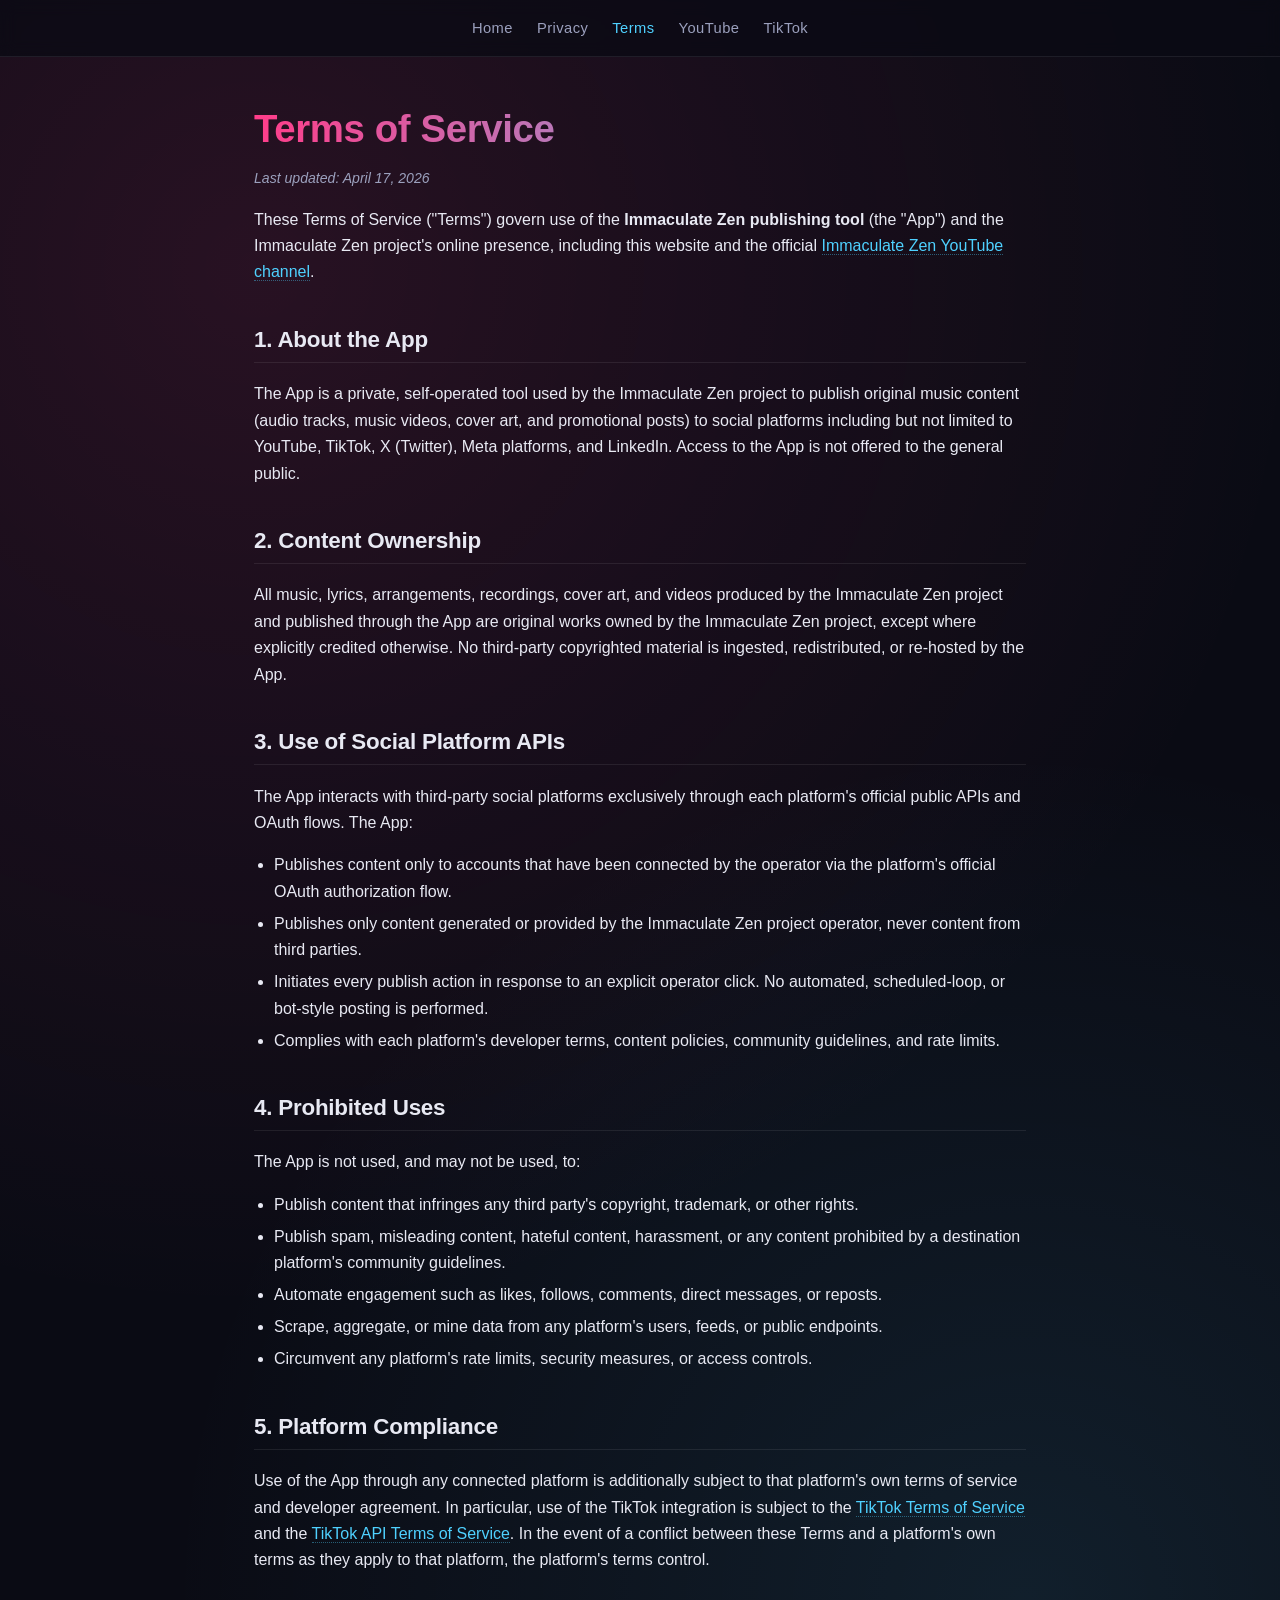
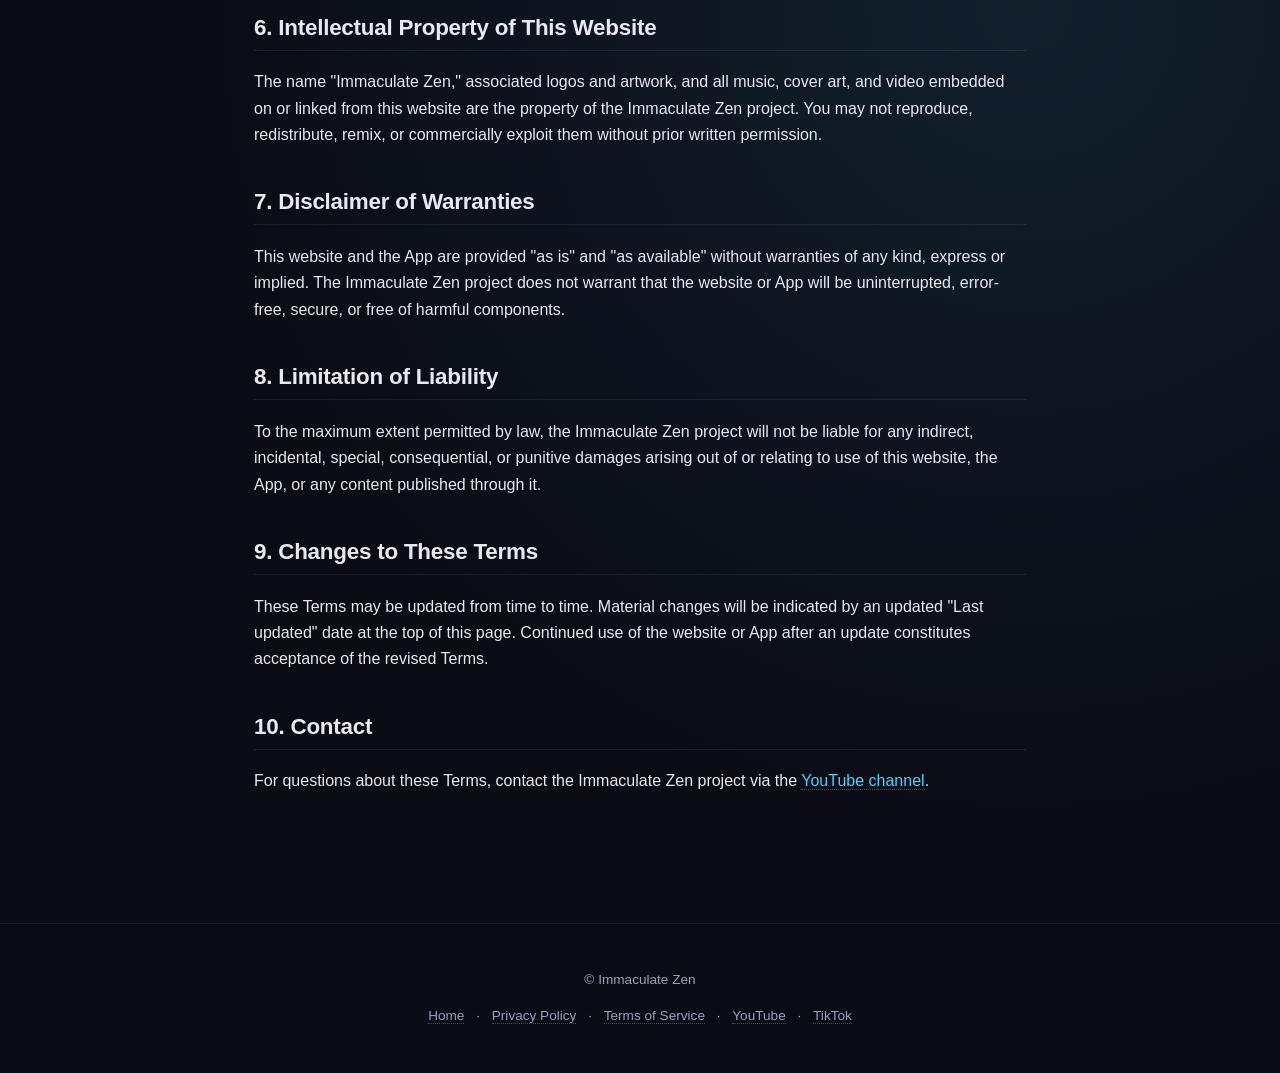
<file: terms.html>
<!doctype html>
<html lang="en">
	<head>
		<meta charset="UTF-8" />
		<meta name="viewport" content="width=device-width, initial-scale=1.0" />
		<title>Terms of Service - Immaculate Zen</title>
		<meta
			name="description"
			content="Terms of Service for the Immaculate Zen publishing tool, covering acceptable use, content ownership, and platform compliance."
		/>
		<link rel="icon" type="image/png" href="images/profile.png" />
		<link rel="stylesheet" href="styles.css" />
	</head>
	<body>
		<nav class="topnav">
			<a href=".">Home</a>
			<a href="privacy">Privacy</a>
			<a href="terms" class="active">Terms</a>
			<a href="https://www.youtube.com/@ImmaculateZen" target="_blank" rel="noopener">YouTube</a>
			<a href="https://www.tiktok.com/@immaculate_zen" target="_blank" rel="noopener">TikTok</a>
		</nav>

		<main class="container">
			<h1>Terms of Service</h1>
			<p class="meta">Last updated: April 17, 2026</p>

			<p>
				These Terms of Service ("Terms") govern use of the
				<strong>Immaculate Zen publishing tool</strong> (the "App") and the Immaculate Zen
				project's online presence, including this website and the official
				<a href="https://www.youtube.com/@ImmaculateZen" target="_blank" rel="noopener"
					>Immaculate Zen YouTube channel</a
				>.
			</p>

			<h2>1. About the App</h2>
			<p>
				The App is a private, self-operated tool used by the Immaculate Zen project to publish
				original music content (audio tracks, music videos, cover art, and promotional posts) to
				social platforms including but not limited to YouTube, TikTok, X (Twitter), Meta
				platforms, and LinkedIn. Access to the App is not offered to the general public.
			</p>

			<h2>2. Content Ownership</h2>
			<p>
				All music, lyrics, arrangements, recordings, cover art, and videos produced by the
				Immaculate Zen project and published through the App are original works owned by the
				Immaculate Zen project, except where explicitly credited otherwise. No third-party
				copyrighted material is ingested, redistributed, or re-hosted by the App.
			</p>

			<h2>3. Use of Social Platform APIs</h2>
			<p>
				The App interacts with third-party social platforms exclusively through each platform's
				official public APIs and OAuth flows. The App:
			</p>
			<ul>
				<li>
					Publishes content only to accounts that have been connected by the operator via the
					platform's official OAuth authorization flow.
				</li>
				<li>
					Publishes only content generated or provided by the Immaculate Zen project operator,
					never content from third parties.
				</li>
				<li>
					Initiates every publish action in response to an explicit operator click. No automated,
					scheduled-loop, or bot-style posting is performed.
				</li>
				<li>
					Complies with each platform's developer terms, content policies, community guidelines,
					and rate limits.
				</li>
			</ul>

			<h2>4. Prohibited Uses</h2>
			<p>The App is not used, and may not be used, to:</p>
			<ul>
				<li>Publish content that infringes any third party's copyright, trademark, or other rights.</li>
				<li>
					Publish spam, misleading content, hateful content, harassment, or any content
					prohibited by a destination platform's community guidelines.
				</li>
				<li>Automate engagement such as likes, follows, comments, direct messages, or reposts.</li>
				<li>
					Scrape, aggregate, or mine data from any platform's users, feeds, or public endpoints.
				</li>
				<li>Circumvent any platform's rate limits, security measures, or access controls.</li>
			</ul>

			<h2>5. Platform Compliance</h2>
			<p>
				Use of the App through any connected platform is additionally subject to that platform's
				own terms of service and developer agreement. In particular, use of the TikTok
				integration is subject to the
				<a
					href="https://www.tiktok.com/legal/page/global/terms-of-service/en"
					target="_blank"
					rel="noopener"
					>TikTok Terms of Service</a
				>
				and the
				<a
					href="https://developers.tiktok.com/doc/tiktok-api-terms-of-service"
					target="_blank"
					rel="noopener"
					>TikTok API Terms of Service</a
				>. In the event of a conflict between these Terms and a platform's own terms as they
				apply to that platform, the platform's terms control.
			</p>

			<h2>6. Intellectual Property of This Website</h2>
			<p>
				The name "Immaculate Zen," associated logos and artwork, and all music, cover art, and
				video embedded on or linked from this website are the property of the Immaculate Zen
				project. You may not reproduce, redistribute, remix, or commercially exploit them
				without prior written permission.
			</p>

			<h2>7. Disclaimer of Warranties</h2>
			<p>
				This website and the App are provided "as is" and "as available" without warranties of
				any kind, express or implied. The Immaculate Zen project does not warrant that the
				website or App will be uninterrupted, error-free, secure, or free of harmful components.
			</p>

			<h2>8. Limitation of Liability</h2>
			<p>
				To the maximum extent permitted by law, the Immaculate Zen project will not be liable
				for any indirect, incidental, special, consequential, or punitive damages arising out
				of or relating to use of this website, the App, or any content published through it.
			</p>

			<h2>9. Changes to These Terms</h2>
			<p>
				These Terms may be updated from time to time. Material changes will be indicated by an
				updated "Last updated" date at the top of this page. Continued use of the website or
				App after an update constitutes acceptance of the revised Terms.
			</p>

			<h2>10. Contact</h2>
			<p>
				For questions about these Terms, contact the Immaculate Zen project via the
				<a href="https://www.youtube.com/@ImmaculateZen" target="_blank" rel="noopener"
					>YouTube channel</a
				>.
			</p>
		</main>

		<footer class="site-footer">
			<p>© Immaculate Zen</p>
			<p>
				<a href=".">Home</a> ·
				<a href="privacy">Privacy Policy</a> ·
				<a href="terms">Terms of Service</a> ·
				<a href="https://www.youtube.com/@ImmaculateZen" target="_blank" rel="noopener">YouTube</a> ·
				<a href="https://www.tiktok.com/@immaculate_zen" target="_blank" rel="noopener">TikTok</a>
			</p>
		</footer>
	</body>
</html>
</file>
<file: styles.css>
:root {
	--bg: #0a0b14;
	--bg-alt: #111324;
	--surface: #1a1d33;
	--text: #e8e9f3;
	--text-dim: #9ba0bd;
	--accent: #ff3d8a;
	--accent-2: #4fd1ff;
	--border: rgba(255, 255, 255, 0.08);
	--radius: 14px;
	--max-width: 820px;
}

* {
	box-sizing: border-box;
}

html,
body {
	margin: 0;
	padding: 0;
	background: var(--bg);
	color: var(--text);
	font-family: -apple-system, BlinkMacSystemFont, 'Segoe UI', Roboto, Oxygen, Ubuntu, sans-serif;
	line-height: 1.65;
	-webkit-font-smoothing: antialiased;
}

body {
	background-image:
		radial-gradient(circle at 20% 10%, rgba(255, 61, 138, 0.12), transparent 40%),
		radial-gradient(circle at 80% 60%, rgba(79, 209, 255, 0.1), transparent 45%);
	min-height: 100vh;
}

a {
	color: var(--accent-2);
	text-decoration: none;
	border-bottom: 1px dotted rgba(79, 209, 255, 0.4);
	transition: color 0.15s, border-color 0.15s;
}

a:hover {
	color: var(--accent);
	border-bottom-color: var(--accent);
}

.container {
	max-width: var(--max-width);
	margin: 0 auto;
	padding: 2.5rem 1.5rem 4rem;
}

header.site-header {
	text-align: center;
	padding: 2.5rem 1.5rem 1rem;
}

.banner {
	max-width: 100%;
	width: 100%;
	max-width: 860px;
	border-radius: var(--radius);
	border: 1px solid var(--border);
	display: block;
	margin: 0 auto 1.5rem;
	box-shadow: 0 10px 40px rgba(255, 61, 138, 0.15);
}

.avatar {
	width: 110px;
	height: 110px;
	border-radius: 50%;
	border: 3px solid var(--accent);
	box-shadow: 0 0 30px rgba(255, 61, 138, 0.35);
	margin-bottom: 1rem;
}

h1,
h2,
h3 {
	font-weight: 700;
	letter-spacing: -0.01em;
	line-height: 1.25;
}

h1 {
	font-size: 2.4rem;
	margin: 0.5rem 0;
	background: linear-gradient(90deg, var(--accent), var(--accent-2));
	-webkit-background-clip: text;
	background-clip: text;
	-webkit-text-fill-color: transparent;
}

h2 {
	font-size: 1.4rem;
	margin-top: 2.5rem;
	color: var(--text);
	border-bottom: 1px solid var(--border);
	padding-bottom: 0.5rem;
}

h3 {
	font-size: 1.08rem;
	margin-top: 1.5rem;
	color: var(--accent-2);
}

.tagline {
	color: var(--text-dim);
	font-size: 1.05rem;
	margin: 0 0 0.75rem;
	letter-spacing: 0.02em;
}

.badges {
	display: flex;
	flex-wrap: wrap;
	gap: 0.5rem;
	justify-content: center;
	margin: 1rem 0 0;
}

.badge {
	background: var(--surface);
	border: 1px solid var(--border);
	color: var(--text-dim);
	padding: 0.25rem 0.75rem;
	border-radius: 999px;
	font-size: 0.82rem;
	letter-spacing: 0.03em;
}

.card {
	background: var(--bg-alt);
	border: 1px solid var(--border);
	border-radius: var(--radius);
	padding: 1.5rem 1.75rem;
	margin: 1.5rem 0;
}

.card h3:first-child {
	margin-top: 0;
}

.links {
	display: flex;
	flex-wrap: wrap;
	gap: 0.75rem;
	justify-content: center;
	margin-top: 1.5rem;
}

.button {
	display: inline-block;
	background: linear-gradient(135deg, var(--accent), #ff6a9e);
	color: white;
	padding: 0.65rem 1.25rem;
	border-radius: 10px;
	font-weight: 600;
	border: none;
	transition: transform 0.15s, box-shadow 0.15s;
	box-shadow: 0 4px 18px rgba(255, 61, 138, 0.25);
}

.button:hover {
	transform: translateY(-1px);
	color: white;
	border-bottom-color: transparent;
	box-shadow: 0 6px 24px rgba(255, 61, 138, 0.4);
}

.button.secondary {
	background: var(--surface);
	color: var(--text);
	box-shadow: none;
	border: 1px solid var(--border);
}

.button.secondary:hover {
	border-color: var(--accent-2);
}

ul {
	padding-left: 1.25rem;
}

li {
	margin: 0.35rem 0;
}

code,
pre {
	font-family: 'SF Mono', Menlo, Monaco, Consolas, monospace;
	background: var(--surface);
	color: var(--accent-2);
	padding: 0.1rem 0.4rem;
	border-radius: 4px;
	font-size: 0.9em;
}

pre {
	padding: 1rem;
	overflow-x: auto;
	line-height: 1.5;
}

table {
	width: 100%;
	border-collapse: collapse;
	margin: 1rem 0;
	font-size: 0.95rem;
}

th,
td {
	text-align: left;
	padding: 0.6rem 0.75rem;
	border-bottom: 1px solid var(--border);
	vertical-align: top;
}

th {
	color: var(--text-dim);
	font-weight: 600;
	font-size: 0.85rem;
	letter-spacing: 0.05em;
	text-transform: uppercase;
}

nav.topnav {
	display: flex;
	gap: 1.5rem;
	justify-content: center;
	padding: 1rem;
	border-bottom: 1px solid var(--border);
	background: rgba(10, 11, 20, 0.8);
	backdrop-filter: blur(8px);
	position: sticky;
	top: 0;
	z-index: 10;
}

nav.topnav a {
	border: none;
	color: var(--text-dim);
	font-size: 0.92rem;
	letter-spacing: 0.03em;
}

nav.topnav a:hover,
nav.topnav a.active {
	color: var(--accent-2);
}

footer.site-footer {
	text-align: center;
	padding: 2rem 1rem;
	color: var(--text-dim);
	font-size: 0.85rem;
	border-top: 1px solid var(--border);
	margin-top: 3rem;
}

footer.site-footer a {
	color: var(--text-dim);
	margin: 0 0.5rem;
}

.meta {
	color: var(--text-dim);
	font-size: 0.88rem;
	font-style: italic;
}

.track-list {
	list-style: none;
	padding: 0;
	margin: 1rem 0 0;
}

.track-list li {
	padding: 0.7rem 1rem;
	background: var(--surface);
	border: 1px solid var(--border);
	border-radius: 8px;
	margin: 0.5rem 0;
	font-size: 0.95rem;
}

.track-list .tag {
	color: var(--text-dim);
	font-size: 0.8rem;
	margin-left: 0.5rem;
}

@media (max-width: 600px) {
	h1 {
		font-size: 1.8rem;
	}
	.container {
		padding: 1.5rem 1rem 3rem;
	}
	nav.topnav {
		gap: 1rem;
		font-size: 0.85rem;
	}
}
</file>
